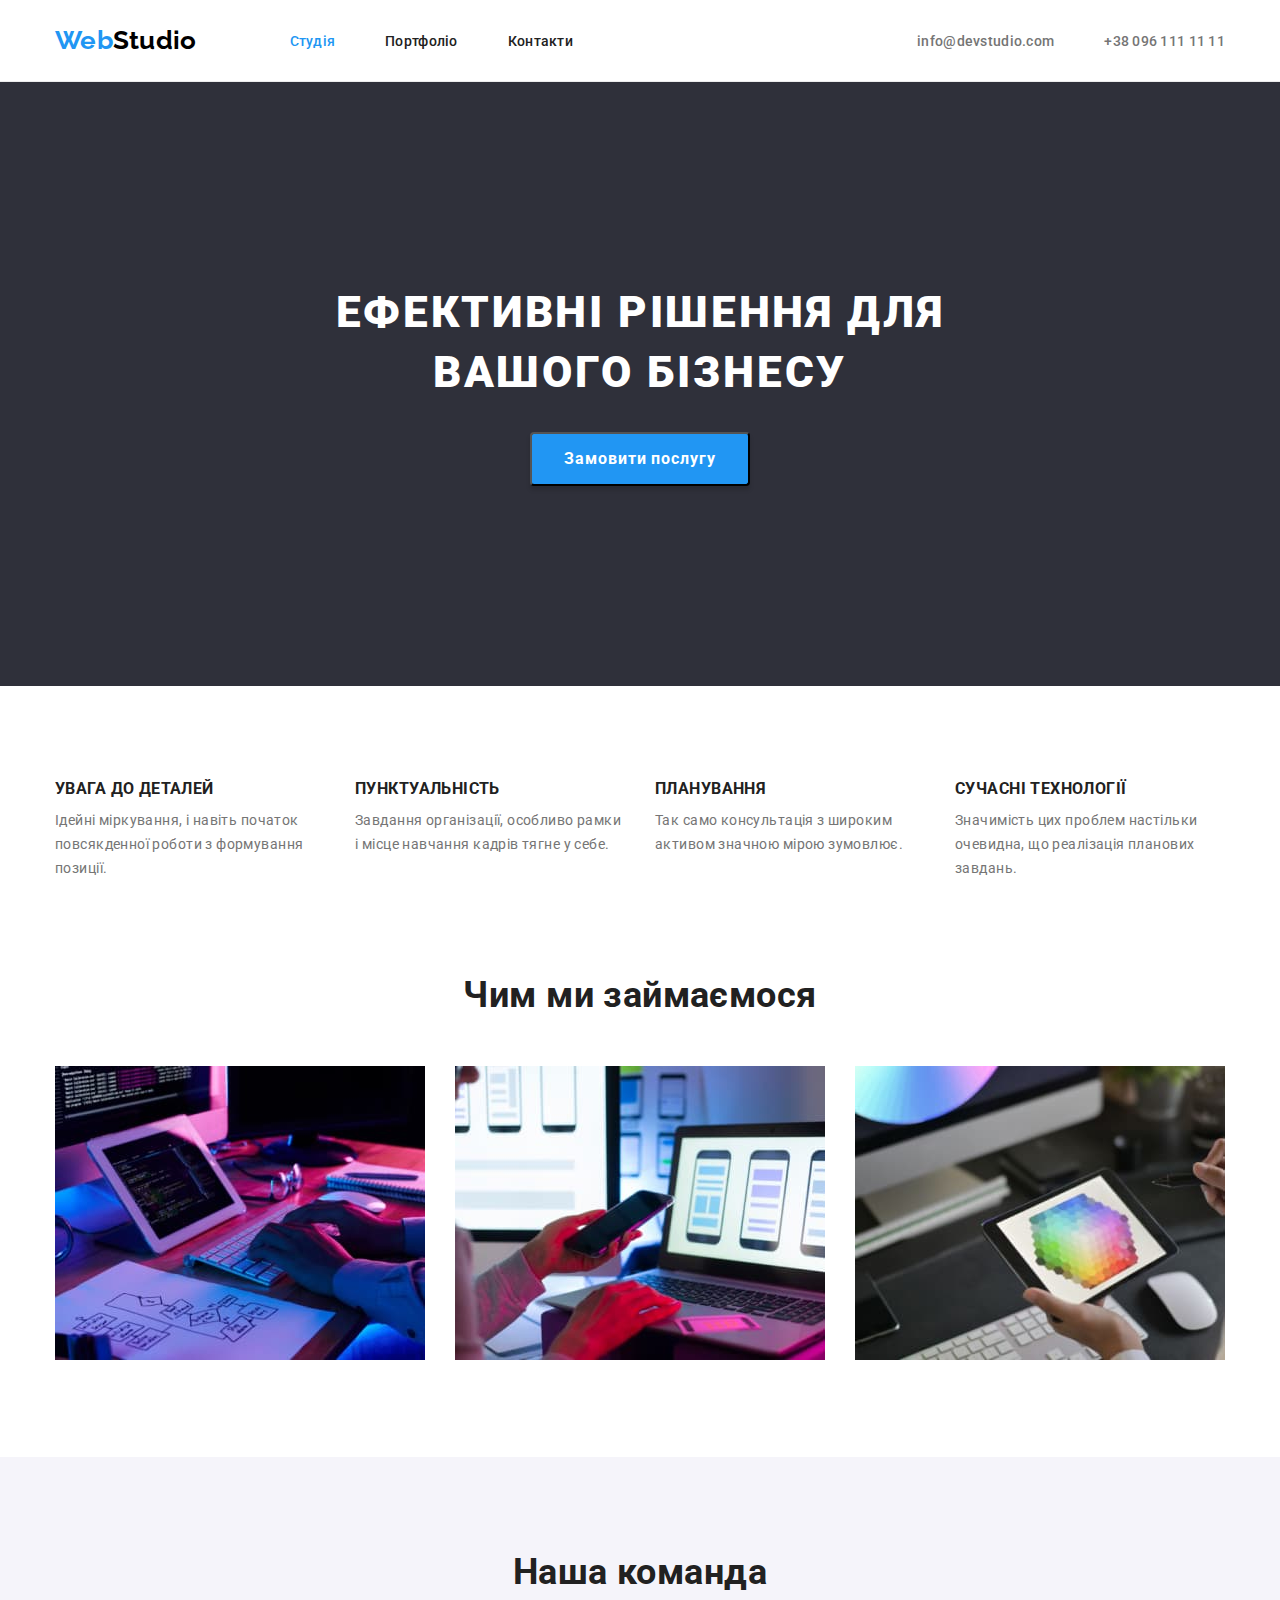
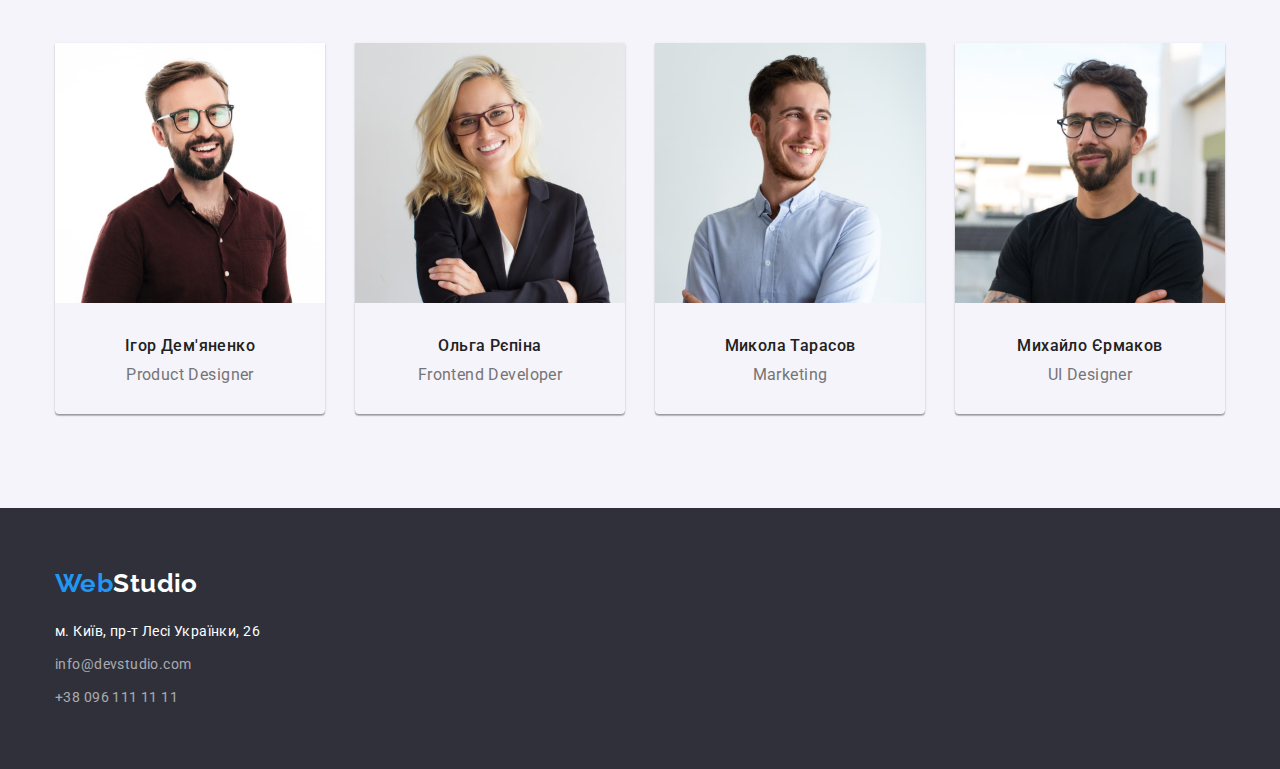
<file: index.html>
<!DOCTYPE html>
<html lang="uk">
  <head>
    <meta charset="UTF-8" />
    <meta http-equiv="X-UA-Compatible" content="IE=edge" />
    <meta name="viewport" content="width=device-width, initial-scale=1.0" />
    <title>Студія</title>
    <!--Front style-->
    <link rel="preconnect" href="https://fonts.googleapis.com" />
    <link rel="preconnect" href="https://fonts.gstatic.com" crossorigin />
    <link
      href="https://fonts.googleapis.com/css2?family=Raleway:wght@700&family=Roboto:wght@400;500;700;900&display=swap"
      rel="stylesheet"
    />
    <!--Normalize-style-->
    <link href="css/modern-normalize.css" rel="stylesheet" />

    <!--Styles-->
    <link href="css/styles.css" rel="stylesheet" />
  </head>
  <body>
    <!--header-->
    <header class="header">
      <div class="container header-container">
        <nav class="header-nav">
          <a class="logo" href="index.html"><span class="logo-cl">Web</span>Studio</a>
          <ul class="list list-block">
            <li class="header-nav-list-item active-page">
              <a class="link" href="./index.html">Студія</a>
            </li>
            <li class="header-nav-list-item">
              <a class="link" href="./portfolio.html">Портфоліо</a>
            </li>
            <li class="header-nav-list-item"><a class="link" href="">Контакти</a></li>
          </ul>
        </nav>
        <ul class="list list-block">
          <li class="header-nav-list-contacti-item">
            <a class="link" href="mailto:">info@devstudio.com</a>
          </li>
          <li class="header-nav-list-contacti-item">
            <a class="link" href="tel:+380961111111">+38 096 111 11 11</a>
          </li>
        </ul>
      </div>
    </header>
    <div class="container"></div>
    <main>
      <!--btn-->
      <section class="section-btn all-section">
        <h1 class="section-title">Ефективні рішення для <br />вашого бізнесу</h1>
        <button class="btn" type="button">Замовити послугу</button>
      </section>
      <!--about -->
      <section class="description all-section">
        <div class="container">
          <h2 class="titlle" hidden>Опис</h2>
          <ul class="titlle-list list">
            <li class="description-list-item">
              <h3 class="description-tittle">УВАГА ДО ДЕТАЛЕЙ</h3>
              <p class="description-text">
                Ідейні міркування, і навіть початок повсякденної роботи з формування позиції.
              </p>
            </li>
            <li class="description-list-item">
              <h3 class="description-tittle">ПУНКТУАЛЬНІСТЬ</h3>
              <p class="description-text">
                Завдання організації, особливо рамки і місце навчання кадрів тягне у себе.
              </p>
            </li>
            <li class="description-list-item">
              <h3 class="description-tittle">ПЛАНУВАННЯ</h3>
              <p class="description-text">
                Так само консультація з широким активом значною мірою зумовлює.
              </p>
            </li>
            <li class="description-list-item">
              <h3 class="description-tittle">СУЧАСНІ ТЕХНОЛОГІЇ</h3>
              <p class="description-text">
                Значимість цих проблем настільки очевидна, що реалізація планових завдань.
              </p>
            </li>
          </ul>
        </div>
      </section>
      <!--Блок послуг-->
      <section class="about all-section">
        <h2 class="tittle">Чим ми займаємося</h2>
        <div class="container">
          <ul class="list about-list">
            <li class="about-list-item">
              <img
                class="about-list-item-img"
                src="./images/tablet_computer.jpg"
                alt="Планшет з клавіатурою"
                width="370"
                height="294"
              />
            </li>
            <li class="about-list-item">
              <img
                class="about-list-item-img"
                src="./images/mobile.jpg"
                alt="телефон на фоны ноутбука"
                width="370"
                height="294"
              />
            </li>
            <li class="about-list-item">
              <img
                class="about-list-item-img"
                src="./images/tablet.jpg"
                alt="планшет"
                width="370"
                height="294"
              />
            </li>
          </ul>
        </div>
      </section>
      <!--our team-->
      <section class="team all-section">
        <div class="container">
          <h2 class="team-tittle tittle">Наша команда</h2>
          <ul class="list team-list">
            <li class="team-list-item">
              <img
                class="team-list-item-img"
                src="./images/igorDem.jpg"
                alt="фото Ігора Дем'яненко"
                width="270"
                height="260"
              />
              <div class="team-info">
                <h3 class="name">Ігор Дем'яненко</h3>
                <p class="profession" lang="en">Product Designer</p>
              </div>
            </li>
            <li class="team-list-item">
              <img
                class="team-list-item-img"
                src="./images/Olga_rep.jpg"
                alt="фото Ольги Рєпіної"
                width="270"
                height="260"
              />
              <div class="team-info">
                <h3 class="name">Ольга Рєпіна</h3>
                <p class="profession" lang="en">Frontend Developer</p>
              </div>
            </li>
            <li class="team-list-item">
              <img
                class="team-list-item-img"
                src="./images/Nikolay_tar.jpg"
                alt="фото Миколи Тарасова"
                width="270"
                height="260"
              />
              <div class="team-info">
                <h3 class="name">Микола Тарасов</h3>
                <p class="profession" lang="en">Marketing</p>
              </div>
            </li>
            <li class="team-list-item">
              <img
                class="team-list-item-img"
                src="./images/Mihaylo_Yerm.jpg"
                alt="фото михайла Єрмакова"
                width="270"
                height="260"
              />
              <div class="team-info">
                <h3 class="name">Михайло Єрмаков</h3>
                <p class="profession" lang="en">UI Designer</p>
              </div>
            </li>
          </ul>
        </div>
      </section>
    </main>
    <!--contact info-->
    <footer class="footer">
      <div class="container footer-bloc">
        <a class="logo logo-footer" href="index.html"><span class="logo-cl">Web</span>Studio</a>
        <address class="address-maps" title="адрес студії">
          <p class="address-maps-text">м. Київ, пр-т Лесі Українки, 26</p>
          <ul class="list">
            <li class="address-list-item">
              <a class="link" href="mailto:info@devstudio.com">info@devstudio.com</a>
            </li>
            <li class="address-list-item">
              <a class="link" href="tel:+380961111111">+38 096 111 11 11</a>
            </li>
          </ul>
        </address>
      </div>
    </footer>
  </body>
</html>
</file>
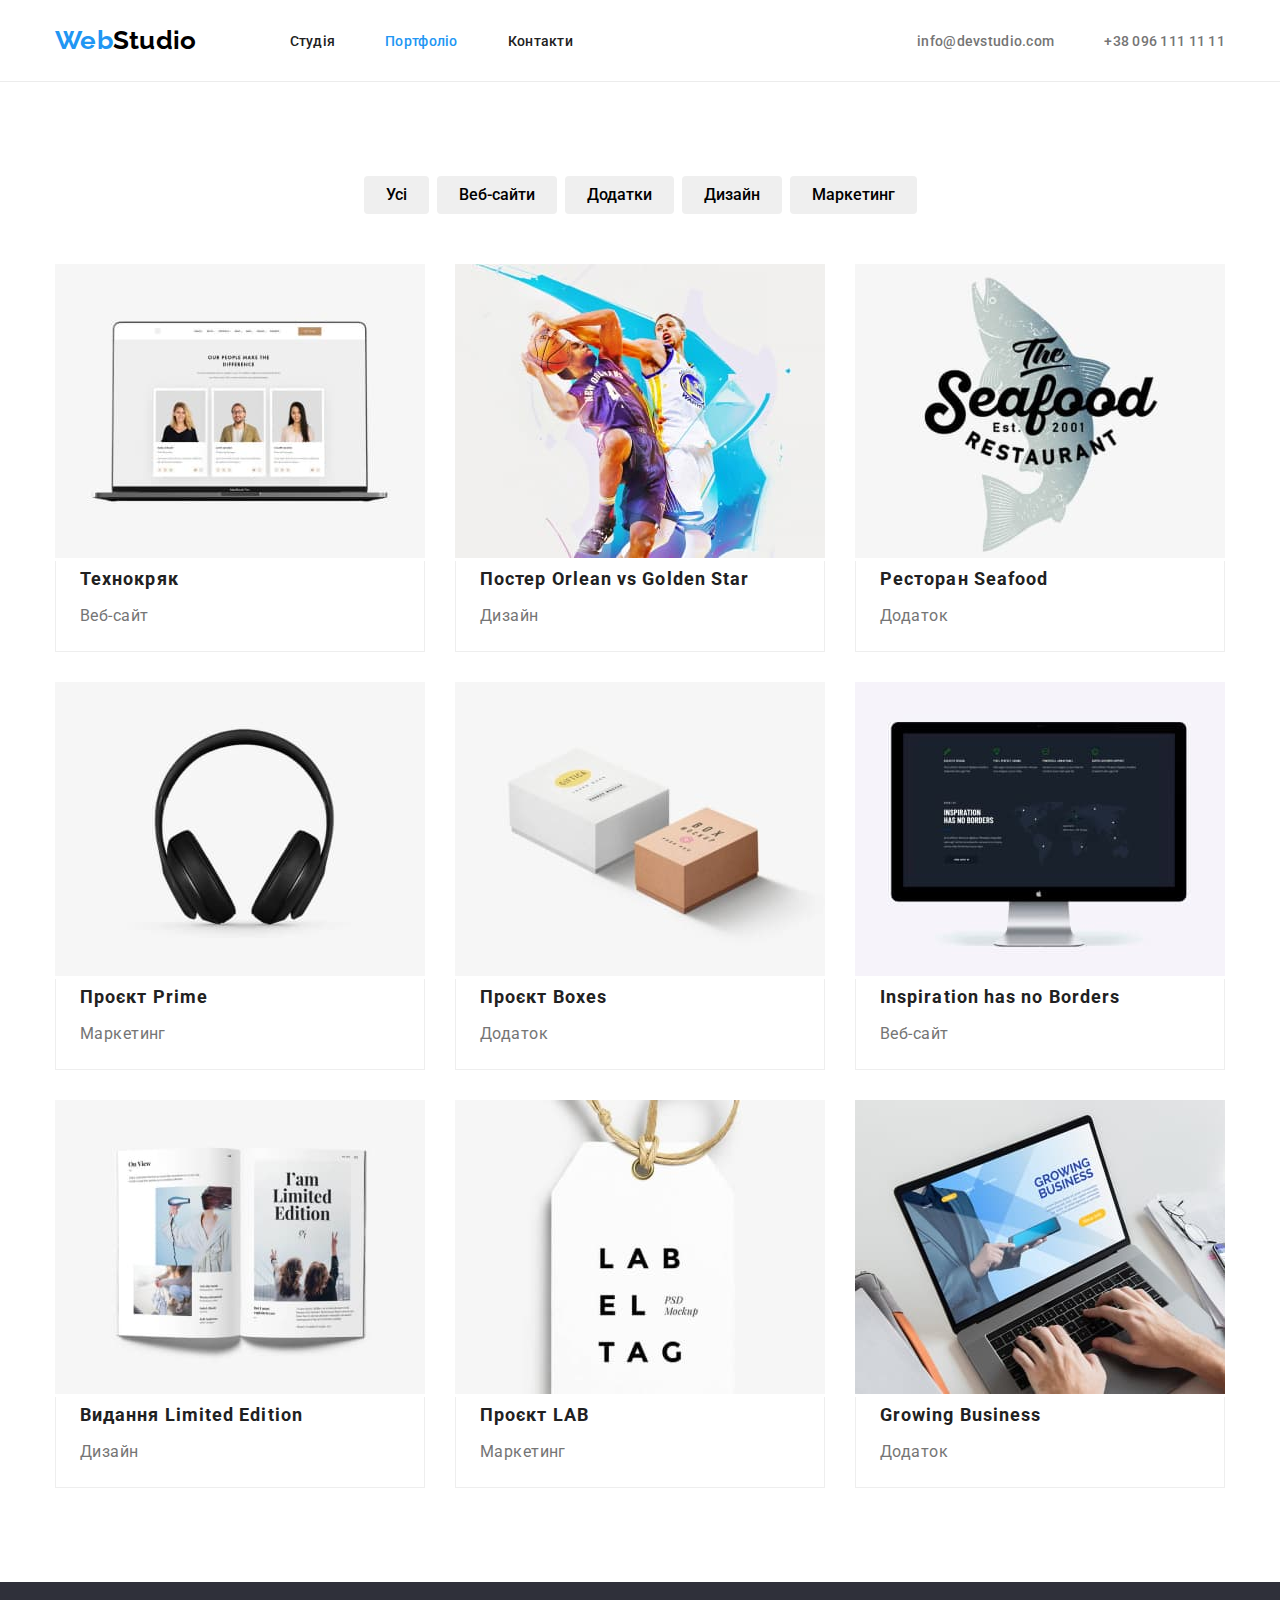
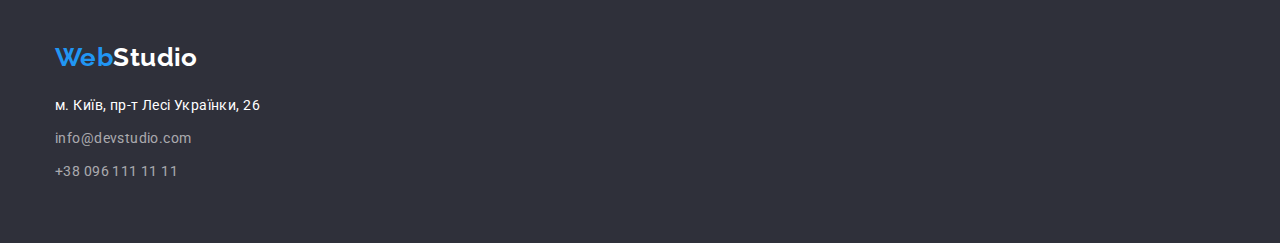
<file: portfolio.html>
<!DOCTYPE html>
<html lang="uk">

<head>
  <meta charset="UTF-8" />
  <meta http-equiv="X-UA-Compatible" content="IE=edge" />
  <meta name="viewport" content="width=device-width, initial-scale=1.0" />
  <title>Портфоліо</title>
  <!--Front styles-->
  <link rel="preconnect" href="https://fonts.googleapis.com" />
  <link rel="preconnect" href="https://fonts.gstatic.com" crossorigin />
  <link href="https://fonts.googleapis.com/css2?family=Raleway:wght@700&family=Roboto:wght@400;500;700;900&display=swap"
    rel="stylesheet" />
    <!--Normalize-style-->
    <link href="css/modern-normalize.css" rel="stylesheet" />
  <!--Styles-->
  <link rel="stylesheet" href="css/styles.css" />
</head>

<body>
  <!--header-->
  <header class="header">
    <div class="container header-container">
      <nav class="header-nav">
        <a class="logo" href="index.html"><span class="logo-cl">Web</span>Studio</a>
        <ul class="list list-block">
          <li class="header-nav-list-item"><a class="link" href="./index.html">Студія</a></li>
          <li class="header-nav-list-item active-page">
            <a class="link" href="./portfolio.html">Портфоліо</a>
          </li>
          <li class="header-nav-list-item"><a class="link" href="">Контакти</a></li>
        </ul>
      </nav>
      <ul class="list list-block">
        <li class="header-nav-list-contacti-item">
          <a class="link" href="mailto:">info@devstudio.com</a>
        </li>
        <li class="header-nav-list-contacti-item">
          <a class="link" href="tel:+380961111111">+38 096 111 11 11</a>
        </li>
      </ul>
    </div>
  </header>
  <main>
    <!--Porfolio list-->
    <section class="porfolio">
      <div class="container">
        <ul class="porfolio-container">
          <li>
            <button class="porfolio-btn" type="button">Усі</button>
          </li>
          <li>
            <button class="porfolio-btn" type="button">Веб-сайти</button>
          </li>
          <li>
            <button class="porfolio-btn" type="button">Додатки</button>
          </li>
          <li>
            <button class="porfolio-btn" type="button">Дизайн</button>
          </li>
          <li>
            <button class="porfolio-btn" type="button">Маркетинг</button>
          </li>
        </ul>
        <ul class="list portfolio-list">
          <li class="portfolio-list-img-item">
            <img class="porfolio-img" src="./images/portfolio_img/tehnokryak.jpg" alt="фото Веб-сайт " width="370"
              height="294" />
            <div class="portfolio-info">
              <h3 class="portfolio-tittle">Технокряк</h3>
              <p class="portfolio-name">Веб-сайт</p>
            </div>
          </li>
          <li class="portfolio-list-img-item">
            <img class="porfolio-img" src="./images/portfolio_img/poster.jpg"
              alt="фото Веб-сайт Постера New Orlean vs Golden Star " width="370" height="294" />
            <div class="portfolio-info">
              <h3 class="portfolio-tittle">
                Постер <span lang="en">Orlean vs Golden Star</span>
              </h3>
              <p class="portfolio-name">Дизайн</p>
            </div>
          </li>
          <li class="portfolio-list-img-item">
            <img class="porfolio-img" src="./images/portfolio_img/restoran-seafood.jpg"
              alt="фото додатка ресторана Seafood" width="370" height="294" />
            <div class="portfolio-info">
              <h3 class="portfolio-tittle">Ресторан <span lang="en">Seafood</span></h3>
              <p class="portfolio-name">Додаток</p>
            </div>
          </li>
          <li class="portfolio-list-img-item">
            <img class="porfolio-img" src="./images/portfolio_img/project-prime.jpg" alt="фото проекта Prime "
              width="370" height="294" />
            <div class="portfolio-info">
              <h3 class="portfolio-tittle">Проєкт <span lang="en">Prime</span></h3>
              <p class="portfolio-name">Маркетинг</p>
            </div>
          </li>
          <li class="portfolio-list-img-item">
            <img class="porfolio-img" src="./images/portfolio_img/project-boxes.jpg" alt="фото додатка проекту Boxes"
              width="370" height="294" />
            <div class="portfolio-info">
              <h3 class="portfolio-tittle">Проєкт <span lang="en">Boxes</span></h3>
              <p class="portfolio-name">Додаток</p>
            </div>
          </li>
          <li class="portfolio-list-img-item">
            <img class="porfolio-img" src="./images/portfolio_img/inspiration.jpg" alt="фото Веб-сайт " width="370"
              height="294" />
            <div class="portfolio-info">
              <h3 lang="en" class="portfolio-tittle">Inspiration has no Borders</h3>
              <p class="portfolio-name">Веб-сайт</p>
            </div>
          </li>
          <li class="portfolio-list-img-item">
            <img class="porfolio-img" src="./images/portfolio_img/pressa.jpg" alt="фото видання" width="370"
              height="294" />
            <div class="portfolio-info">
              <h3 class="portfolio-tittle">Видання <span lang="en">Limited Edition</span></h3>
              <p class="portfolio-name">Дизайн</p>
            </div>
          </li>
          <li class="portfolio-list-img-item">
            <img class="porfolio-img" src="./images/portfolio_img/project-lab.jpg" alt="фото проекту LAB" width="370"
              height="294" />
            <div class="portfolio-info">
              <h3 class="portfolio-tittle">Проєкт <span lang="en">LAB</span></h3>
              <p class="portfolio-name">Маркетинг</p>
            </div>
          </li>
          <li class="portfolio-list-img-item">
            <img class="porfolio-img" src="./images/portfolio_img/growinf-business.jpg"
              alt="фото додатку Growing Business " width="370" height="294" />
            <div class="portfolio-info">
              <h3 lang="en" class="portfolio-tittle">Growing Business</h3>
              <p class="portfolio-name">Додаток</p>
            </div>
          </li>
        </ul>
      </div>
    </section>
  </main>
  <!--contact info-->
  <footer class="footer">
    <div class="container footer-bloc">
      <a class="logo logo-footer" href="index.html"><span class="logo-cl">Web</span>Studio</a>
      <address class="address-maps" title="адрес студії">
        <p class="address-maps-text">м. Київ, пр-т Лесі Українки, 26</p>
        <ul class="list">
          <li class="address-list-item">
            <a class="link" href="mailto:info@devstudio.com">info@devstudio.com</a>
          </li>
          <li class="address-list-item">
            <a class="link" href="tel:+380961111111">+38 096 111 11 11</a>
          </li>
        </ul>
      </address>
    </div>
  </footer>
</body>

</html>
</file>
<file: css/styles.css>
:root {
  /* front*/
  --main-font: Roboto, sans-serif, raleway;
  /* text color */
  --main-text-cl: #212121;
  --akcent-cl: #2196f3;

  /* background color*/
  --main-background-cl: #ffffff;

  /*other*/
  --items: 3;
  --indent: 30px;
  --border: 1px;
}

body {
  font-family: var(--main-font);
  background-color: var(--main-background-cl);
  color: var(--main-text-cl);
  font-size: 14px;
  line-height: calc(16 / 14);
  letter-spacing: 0.03em;
  
}
/*reset*/
.link {
  text-decoration: none;
  color: currentColor;
}
.link:hover {
  color: var(--akcent-cl);
}

.list {
  list-style: none;
  padding: 0;
  margin: 0;
}
.all-section {
  padding-bottom: 94px;
  
}

/*************************
********HEADER************
*************************/
.container {
  margin-left: auto;
  margin-right: auto;
  width: 1200px;
  padding: 0 15px;
  
}
.header {
  letter-spacing: 0.02em;
  font-weight: 500;
  border-bottom: 1px solid #ececec;
  padding-top: 25px;
  padding-bottom: 25px;
  

}
.header-nav {
  align-items: center;
  display: flex;
  margin-right: auto;
 
}
.header-container{
  display: flex;
  align-items: center;

}
.logo {
  text-decoration: none;
  font-family: 'Raleway';
  font-weight: 700;
  font-size: 26px;
  line-height: calc(31 / 26);
  color: #000000;
  margin-right: 93px;
}
.logo-footer {
  margin-right: 0;
  color: #ffffff;
}

.logo-cl {
  color: var(--akcent-cl);
}
.list-block {
  display: flex;
}
.list-block:last-child {
  margin-right: 0;
}
.header-nav-list-item {
  font-weight: 500;
  letter-spacing: 0.02em;
  color: #212121;
  margin-right: 50px;
}
.header-nav-list-item:last-child {
  margin-right: 0;
}
.active-page {
  color: var(--akcent-cl);
}
.header-nav-list-contacti-item {
  margin-right: 50px;
  font-weight: 500;
  letter-spacing: 0.02em;
  color: #757575;
}
.header-nav-list-contacti-item:last-child {
  margin-right: 0;
}
.footer {
  background-color: #2f303a;
  padding-top: 60px;
  padding-bottom: 60px;
}

.address-maps {
  margin-top: 20px;
}
.address-maps-text {
  margin-top: 0;
  margin-bottom: 9px;
  font-style: normal;
  font-size: 14px;
  line-height: calc(24 / 14);
  color: #ffffff;
}

.address-list-item {
  margin-bottom: 9px;
  font-style: normal;
  font-size: 14px;
  line-height: calc(24 / 14);
  color: rgba(255, 255, 255, 0.6);
}
.address-list-item:last-child {
  margin-bottom: 0;
}

/****************************
*****************************
          Page 1
*****************************
****************************/

.section-btn {
  background-color: #2f303a;
  text-align: center;
  padding-top: 200px;
  padding-bottom: 200px;
}

.section-title {
  margin-top: 0;
  margin-bottom: 30px;
  color: #ffffff;
  font-weight: 900;
  font-size: 44px;
  line-height: calc(60 / 44);
  letter-spacing: 0.06em;
  text-transform: uppercase;
}
.btn {
  font-family: var(--main-font);
  background: var(--akcent-cl);
  box-shadow: 0px 4px 4px rgba(0, 0, 0, 0.15);
  border-radius: 4px;
  font-weight: 700;
  font-size: 16px;
  line-height: calc(30 / 16);
  letter-spacing: 0.06em;
  color: #ffffff;
  cursor: pointer;
  padding: 10px 32px;
}
.description {
  padding-top: 94px;
}

.titlle-list {
  display: flex;
  justify-content: space-between;
}
.description-list-item {
  width: 270px;
}
.description-tittle {
  margin-top: 0;
  margin-bottom: 0;
  font-size: 16px;
  font-weight: 700;
  text-transform: uppercase;
}
.description-text {
  margin-top: 10px;
  font-size: 14px;
  line-height: calc(24 / 14);
  color: #757575;
}
.description-text:last-child {
  margin-bottom: 0;
}
.about {
}
.about-list {
  display: flex;
  justify-content: space-between;
}

.tittle {
  margin-top: 0;
  margin-bottom: 50px;
  font-weight: 700;
  font-size: 36px;
  line-height: calc(42 / 36);
  text-align: center;
}

.about-list-item {
}
.about-list-item-img {
}
.team {
  background-color: #f5f4fa;
  padding-top: 94px;
  padding-bottom: 94px;
}
.team-list {
  display: flex;
  justify-content: space-between;
}
.team-tittle {
}
.team-list-item {
  box-shadow: 0px 1px 3px rgba(0, 0, 0, 0.12), 0px 1px 1px rgba(0, 0, 0, 0.14),
    0px 2px 1px rgba(0, 0, 0, 0.2);
  border-radius: 0px 0px 4px 4px;
}
.team-info {
  padding-top: 30px;
  padding-bottom: 30px;
}
.name {
  margin-top: 0;
  margin-bottom: 10px;
  font-weight: 500;
  font-size: 16px;
  line-height: calc(19 / 16);
  text-align: center;
}
.profession {
  margin-top: 0;
  font-size: 16px;
  line-height: calc(19 / 16);
  color: #757575;
  text-align: center;
}

.profession:last-child {
  margin-bottom: 0;
}

/****************************
*****************************
          Page 2
*****************************
****************************/
.porfolio {
  padding-top: 94px;
  padding-bottom: 94px;
}
.porfolio-container {
  list-style: none;
  display: flex;
  gap: 8px;
  justify-content: center;
  margin: 0 0 50px 0;
  padding-left: 0;
}
.porfolio-btn {
  padding: 6px 22px;
  font-family: var(--main-font);
  font-weight: 500;
  font-size: 16px;
  line-height: calc(26 / 16);
  border: none;
  border-radius: 4px;
  cursor: pointer;
}
.porfolio-btn:active {
  background-color: var(--akcent-cl);
  color: #ffffff;
}
.portfolio-list {
  display: flex;
  flex-wrap: wrap;
  gap: var(--indent);
}
.portfolio-list-img {
}
.portfolio-list-img-item {
  flex-basis: calc((100% - var(--indent) * (var(--items)-1)) / var(--items));

}
.porfolio-img {
  
}
.portfolio-info {
  padding-left: 24px;
  padding-bottom: 20px;
  border-right: 1px solid #eee ;
  border-bottom: 1px solid #eee ;
  border-left: 1px solid #eee ;
}
.portfolio-tittle {
  margin-top: 0;
  margin-bottom: 4px;
  font-weight: 700;
  font-size: 18px;
  line-height: calc(36 / 18);
  letter-spacing: 0.06em;
}
.portfolio-name {
  margin: 0;
  font-size: 16px;
  line-height: calc(30 / 16);
  color: #757575;
}
</file>
